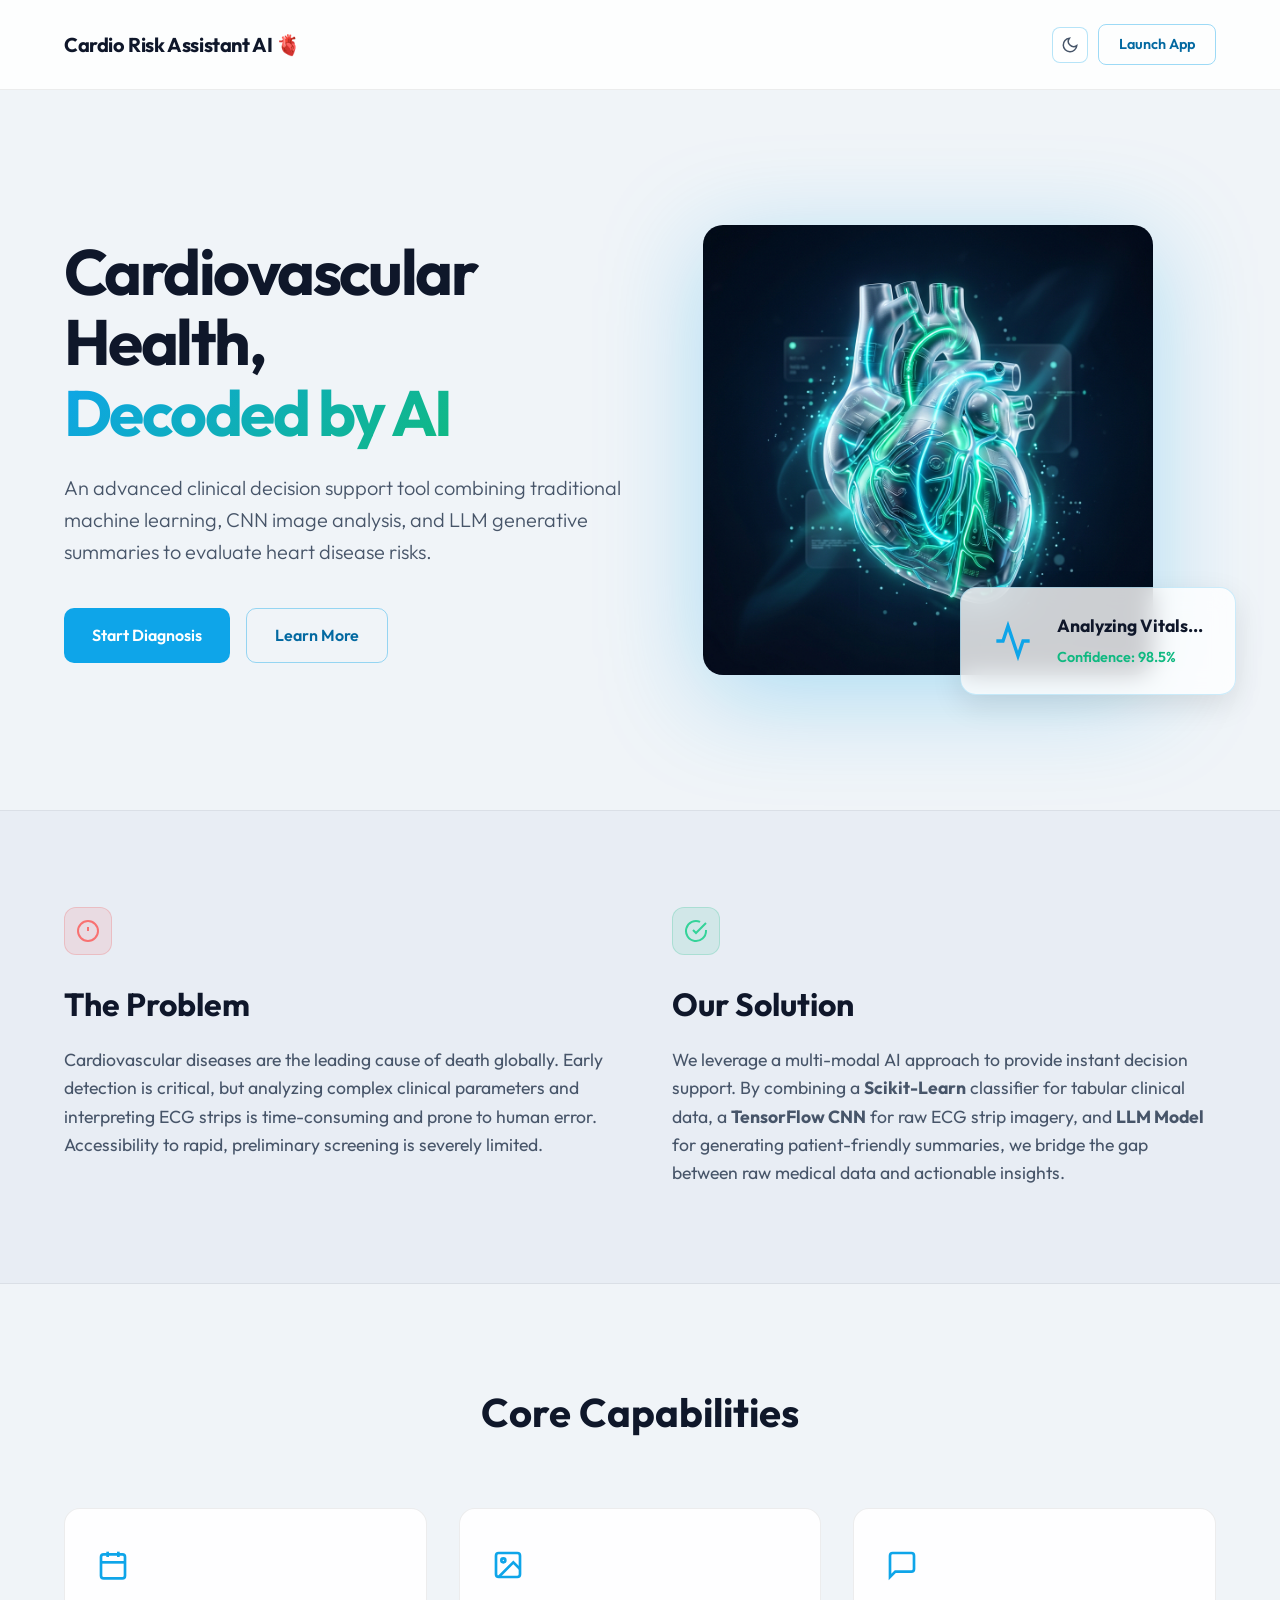
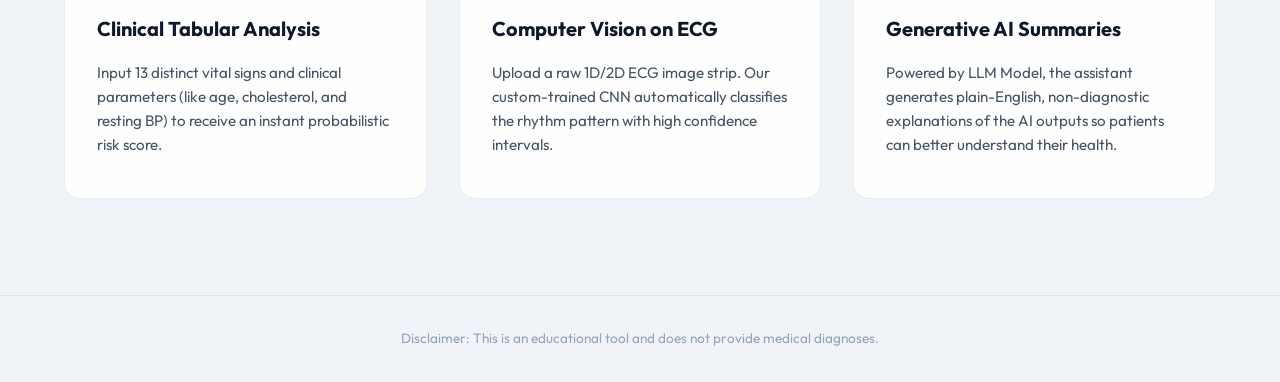
<file: templates/landing.html>
<!DOCTYPE html>
<html lang="en">
<head>
    <meta charset="UTF-8">
    <meta name="viewport" content="width=device-width, initial-scale=1.0">
    <title>Cardio Risk Assistant AI- Welcome</title>
    <link href="https://fonts.googleapis.com/css2?family=Outfit:wght@300;400;600;700&display=swap" rel="stylesheet">
    <link rel="stylesheet" href="/static/landing.css">
    <!-- Prevent flash of wrong theme -->
    <script>(function(){var t=localStorage.getItem('cardio-theme')||(window.matchMedia('(prefers-color-scheme: dark)').matches?'dark':'light');document.documentElement.setAttribute('data-theme',t);})();</script>
</head>
<body>
    <nav class="navbar">
        <div class="nav-content">
            <div class="logo">Cardio Risk Assistant AI 🫀</div>
            <div class="nav-right">
                <button id="theme-toggle" class="theme-toggle" aria-label="Toggle theme">
                    <svg class="icon-sun" viewBox="0 0 24 24" fill="none" stroke="currentColor" stroke-width="2" style="display:none"><circle cx="12" cy="12" r="5"/><line x1="12" y1="1" x2="12" y2="3"/><line x1="12" y1="21" x2="12" y2="23"/><line x1="4.22" y1="4.22" x2="5.64" y2="5.64"/><line x1="18.36" y1="18.36" x2="19.78" y2="19.78"/><line x1="1" y1="12" x2="3" y2="12"/><line x1="21" y1="12" x2="23" y2="12"/><line x1="4.22" y1="19.78" x2="5.64" y2="18.36"/><line x1="18.36" y1="5.64" x2="19.78" y2="4.22"/></svg>
                    <svg class="icon-moon" viewBox="0 0 24 24" fill="none" stroke="currentColor" stroke-width="2" style="display:none"><path d="M21 12.79A9 9 0 1 1 11.21 3 7 7 0 0 0 21 12.79z"/></svg>
                </button>
                <a href="/app" class="btn outline-glow nav-btn">Launch App</a>
            </div>
        </div>
    </nav>

    <section class="hero">
        <div class="hero-content">
            <h1 class="hero-title">Cardiovascular Health, <br><span class="gradient-text">Decoded by AI</span></h1>
            <p class="hero-subtitle">An advanced clinical decision support tool combining traditional machine learning, CNN image analysis, and LLM generative summaries to evaluate heart disease risks.</p>
            <div class="hero-actions">
                <a href="/app" class="btn primary btn-glow hero-btn">Start Diagnosis</a>
                <a href="#how-it-works" class="btn secondary outline-glow hero-btn">Learn More</a>
            </div>
        </div>
        <div class="hero-visual">
            <div class="glowing-orb"></div>
            <img src="/static/heart.png" alt="Futuristic AI Heart" class="hero-heart-img">
            <div class="floating-card overlay-card">
                <svg viewBox="0 0 24 24" width="40" height="40" stroke="var(--primary)" stroke-width="2" fill="none"><path d="M22 12h-4l-3 9L9 3l-3 9H2"></path></svg>
                <div class="card-text">
                    <strong>Analyzing Vitals...</strong>
                    <span>Confidence: 98.5%</span>
                </div>
            </div>
        </div>
    </section>

    <section class="problem-solution" id="how-it-works">
        <div class="container">
            <div class="split-layout">
                <div class="problem">
                    <div class="icon-wrapper error-icon">
                        <svg viewBox="0 0 24 24" width="24" height="24" stroke="currentColor" stroke-width="2" fill="none"><circle cx="12" cy="12" r="10"></circle><line x1="12" y1="8" x2="12" y2="12"></line><line x1="12" y1="16" x2="12.01" y2="16"></line></svg>
                    </div>
                    <h2>The Problem</h2>
                    <p>Cardiovascular diseases are the leading cause of death globally. Early detection is critical, but analyzing complex clinical parameters and interpreting ECG strips is time-consuming and prone to human error. Accessibility to rapid, preliminary screening is severely limited.</p>
                </div>
                <div class="solution">
                    <div class="icon-wrapper success-icon">
                        <svg viewBox="0 0 24 24" width="24" height="24" stroke="currentColor" stroke-width="2" fill="none"><path d="M22 11.08V12a10 10 0 1 1-5.93-9.14"></path><polyline points="22 4 12 14.01 9 11.01"></polyline></svg>
                    </div>
                    <h2>Our Solution</h2>
                    <p>We leverage a multi-modal AI approach to provide instant decision support. By combining a <strong>Scikit-Learn</strong> classifier for tabular clinical data, a <strong>TensorFlow CNN</strong> for raw ECG strip imagery, and <strong>LLM Model</strong> for generating patient-friendly summaries, we bridge the gap between raw medical data and actionable insights.</p>
                </div>
            </div>
        </div>
    </section>

    <section class="features">
        <div class="container">
            <h2 class="section-title">Core Capabilities</h2>
            <div class="feature-grid">
                <div class="feature-card">
                    <svg viewBox="0 0 24 24" width="32" height="32" stroke="var(--primary)" stroke-width="2" fill="none"><rect x="3" y="4" width="18" height="18" rx="2" ry="2"></rect><line x1="16" y1="2" x2="16" y2="6"></line><line x1="8" y1="2" x2="8" y2="6"></line><line x1="3" y1="10" x2="21" y2="10"></line></svg>
                    <h3>Clinical Tabular Analysis</h3>
                    <p>Input 13 distinct vital signs and clinical parameters (like age, cholesterol, and resting BP) to receive an instant probabilistic risk score.</p>
                </div>
                <div class="feature-card">
                    <svg viewBox="0 0 24 24" width="32" height="32" stroke="var(--primary)" stroke-width="2" fill="none"><rect x="3" y="3" width="18" height="18" rx="2" ry="2"></rect><circle cx="8.5" cy="8.5" r="1.5"></circle><polyline points="21 15 16 10 5 21"></polyline></svg>
                    <h3>Computer Vision on ECG</h3>
                    <p>Upload a raw 1D/2D ECG image strip. Our custom-trained CNN automatically classifies the rhythm pattern with high confidence intervals.</p>
                </div>
                <div class="feature-card">
                    <svg viewBox="0 0 24 24" width="32" height="32" stroke="var(--primary)" stroke-width="2" fill="none"><path d="M21 15a2 2 0 0 1-2 2H7l-4 4V5a2 2 0 0 1 2-2h14a2 2 0 0 1 2 2z"></path></svg>
                    <h3>Generative AI Summaries</h3>
                    <p>Powered by LLM Model, the assistant generates plain-English, non-diagnostic explanations of the AI outputs so patients can better understand their health.</p>
                </div>
            </div>
        </div>
    </section>

    <footer class="footer">
        <p>Disclaimer: This is an educational tool and does not provide medical diagnoses.</p>
    </footer>
    <script src="/static/theme.js"></script>
</body>
</html>
</file>
<file: static/landing.css>
:root {
    --bg-dark: #070b14;
    --bg-card: rgba(15, 23, 42, 0.4);
    --primary: #0ea5e9;
    --primary-glow: rgba(14, 165, 233, 0.5);
    --secondary: #10b981;
    --text-main: #f8fafc;
    --text-muted: #94a3b8;
    --border: rgba(56, 189, 248, 0.2);
}

* { box-sizing: border-box; margin: 0; padding: 0; }

body {
    font-family: 'Outfit', sans-serif;
    background-color: var(--bg-dark);
    color: var(--text-main);
    line-height: 1.6;
    overflow-x: hidden;
}

.container {
    max-width: 1200px;
    margin: 0 auto;
    padding: 0 1.5rem;
}

/* Nav */
.navbar {
    padding: 1.5rem 0;
    border-bottom: 1px solid rgba(255,255,255,0.05);
    background: rgba(7, 11, 20, 0.8);
    backdrop-filter: blur(10px);
    position: sticky;
    top: 0;
    z-index: 100;
}

.nav-content {
    max-width: 1200px;
    margin: 0 auto;
    padding: 0 1.5rem;
    display: flex;
    justify-content: space-between;
    align-items: center;
}

.logo {
    font-size: 1.25rem;
    font-weight: 700;
    letter-spacing: -0.02em;
}

/* Buttons */
.btn {
    display: inline-flex; justify-content: center; align-items: center; gap: 0.5rem;
    padding: 0.85rem 1.75rem; border: none; border-radius: 10px;
    font-size: 1rem; font-weight: 600; font-family: inherit;
    cursor: pointer; transition: all 0.3s ease; text-decoration: none;
}
.btn.primary { background: var(--primary); color: #fff; }
.btn-glow:hover { box-shadow: 0 0 25px var(--primary-glow); transform: translateY(-2px); }
.btn.secondary { background: rgba(255, 255, 255, 0.1); color: #fff; }
.btn.outline-glow { border: 1px solid rgba(255,255,255,0.2); background: transparent; color: #fff; }
.btn.outline-glow:hover { background: rgba(255,255,255,0.1); border-color: rgba(255,255,255,0.4); }
.nav-btn { padding: 0.5rem 1.25rem; font-size: 0.9rem; border-radius: 8px; }

/* Hero */
.hero {
    display: flex;
    align-items: center;
    justify-content: space-between;
    padding: 8rem 1.5rem;
    max-width: 1200px;
    margin: 0 auto;
    min-height: 80vh;
    position: relative;
}

.hero-content {
    flex: 1;
    max-width: 600px;
    z-index: 10;
}

.hero-title {
    font-size: 4rem;
    font-weight: 700;
    line-height: 1.1;
    margin-bottom: 1.5rem;
    letter-spacing: -0.04em;
}

.gradient-text {
    background: linear-gradient(135deg, #0ea5e9 0%, #10b981 100%);
    -webkit-background-clip: text;
    background-clip: text;
    -webkit-text-fill-color: transparent;
    color: transparent;
}

.hero-subtitle {
    font-size: 1.25rem;
    color: var(--text-muted);
    margin-bottom: 2.5rem;
    font-weight: 300;
}

.hero-actions { display: flex; gap: 1rem; }

.hero-visual {
    flex: 1;
    display: flex;
    justify-content: center;
    align-items: center;
    position: relative;
}

.glowing-orb {
    width: 300px; height: 300px;
    background: radial-gradient(circle, rgba(14, 165, 233, 0.4) 0%, transparent 70%);
    border-radius: 50%;
    position: absolute;
    filter: blur(40px);
    animation: pulse 4s ease-in-out infinite alternate;
}

@keyframes pulse {
    0% { transform: scale(1); opacity: 0.8; }
    100% { transform: scale(1.2); opacity: 1; }
}

.hero-heart-img {
    max-width: 450px;
    width: 100%;
    height: auto;
    border-radius: 20px;
    z-index: 2;
    position: relative;
    animation: float 8s ease-in-out infinite;
    filter: drop-shadow(0 20px 50px rgba(14, 165, 233, 0.3));
}

.floating-card {
    background: rgba(15, 23, 42, 0.6);
    backdrop-filter: blur(12px);
    border: 1px solid var(--border);
    padding: 1.5rem 2rem;
    border-radius: 16px;
    display: flex;
    align-items: center;
    gap: 1.5rem;
    box-shadow: 0 20px 50px rgba(0,0,0,0.5);
    z-index: 3;
}

.overlay-card {
    position: absolute;
    bottom: -20px;
    right: -20px;
    animation: float 6s ease-in-out infinite reverse;
}

@keyframes float {
    0% { transform: translateY(0px); }
    50% { transform: translateY(-20px); }
    100% { transform: translateY(0px); }
}

.card-text strong { display: block; font-size: 1.1rem; margin-bottom: 0.25rem; }
.card-text span { color: var(--secondary); font-size: 0.9rem; font-weight: 600; }

/* Problem & Solution */
.problem-solution { padding: 6rem 0; background: #0a0f1c; border-top: 1px solid rgba(255,255,255,0.05); border-bottom: 1px solid rgba(255,255,255,0.05); }

.split-layout {
    display: grid;
    grid-template-columns: 1fr 1fr;
    gap: 4rem;
}

.icon-wrapper {
    width: 48px; height: 48px; border-radius: 12px; display: flex; justify-content: center; align-items: center; margin-bottom: 1.5rem;
}
.error-icon { background: rgba(239, 68, 68, 0.1); color: #f87171; border: 1px solid rgba(239, 68, 68, 0.2); }
.success-icon { background: rgba(16, 185, 129, 0.1); color: #34d399; border: 1px solid rgba(16, 185, 129, 0.2); }

.problem h2, .solution h2 { font-size: 2rem; margin-bottom: 1rem; }
.problem p, .solution p { color: var(--text-muted); font-size: 1.1rem; }

/* Features */
.features { padding: 6rem 0; }
.section-title { text-align: center; font-size: 2.5rem; margin-bottom: 4rem; }

.feature-grid {
    display: grid; grid-template-columns: repeat(3, 1fr); gap: 2rem;
}

.feature-card {
    background: var(--bg-card);
    border: 1px solid rgba(255,255,255,0.05);
    padding: 2.5rem 2rem;
    border-radius: 16px;
    transition: transform 0.3s, box-shadow 0.3s, border-color 0.3s;
}

.feature-card:hover {
    transform: translateY(-5px);
    box-shadow: 0 10px 30px rgba(0,0,0,0.3);
    border-color: rgba(14, 165, 233, 0.3);
}

.feature-card svg { margin-bottom: 1.5rem; }
.feature-card h3 { font-size: 1.25rem; margin-bottom: 1rem; }
.feature-card p { color: var(--text-muted); font-size: 0.95rem; }

/* Footer */
.footer { padding: 2rem; text-align: center; border-top: 1px solid rgba(255,255,255,0.05); color: var(--text-muted); font-size: 0.85rem; }

/* ── Responsive ─────────────────────────────────────── */

/* Tablet (≤ 900px) */
@media (max-width: 900px) {
    .hero { flex-direction: column; text-align: center; padding: 5rem 1.5rem 4rem; min-height: auto; }
    .hero-title { font-size: 3rem; }
    .hero-actions { justify-content: center; flex-wrap: wrap; }
    .hero-visual { margin-top: 3rem; width: 100%; }
    .hero-heart-img { max-width: 340px; }
    .overlay-card { right: 0; bottom: -10px; }

    .split-layout { grid-template-columns: 1fr; gap: 2rem; }
    .feature-grid { grid-template-columns: 1fr 1fr; }
}

/* Mobile (≤ 640px) */
@media (max-width: 640px) {
    body { background-attachment: scroll; }

    .nav-content { padding: 0 1rem; }
    .logo { font-size: 1rem; }
    .nav-btn { padding: 0.4rem 0.85rem; font-size: 0.82rem; }

    .hero { padding: 3.5rem 1rem 3rem; gap: 2rem; }
    .hero-title { font-size: 2.1rem; letter-spacing: -0.03em; }
    .hero-subtitle { font-size: 1rem; margin-bottom: 1.75rem; }
    .hero-actions { flex-direction: column; align-items: center; gap: 0.75rem; }
    .hero-actions .btn { width: 100%; max-width: 320px; }
    .hero-visual { margin-top: 0; }
    .hero-heart-img { max-width: 260px; }
    .overlay-card { display: none; } /* hide float card on small screens */

    .problem-solution { padding: 3.5rem 0; }
    .problem h2, .solution h2 { font-size: 1.5rem; }
    .problem p, .solution p { font-size: 0.95rem; }

    .features { padding: 3.5rem 0; }
    .section-title { font-size: 1.75rem; margin-bottom: 2rem; }
    .feature-grid { grid-template-columns: 1fr; gap: 1.25rem; }
    .feature-card { padding: 1.75rem 1.25rem; }
}

/* ── Theme toggle button (inline in navbar) ─────────────────── */
.nav-right {
    display: flex;
    align-items: center;
    gap: 0.6rem;
}

.theme-toggle {
    width: 36px;
    height: 36px;
    border-radius: 8px;
    border: 1px solid var(--border);
    background: rgba(255, 255, 255, 0.06);
    backdrop-filter: blur(8px);
    -webkit-backdrop-filter: blur(8px);
    cursor: pointer;
    display: flex;
    align-items: center;
    justify-content: center;
    transition: all 0.25s ease;
    color: var(--text-muted);
    padding: 0;
    flex-shrink: 0;
}
.theme-toggle:hover {
    border-color: var(--primary);
    color: var(--primary);
    background: rgba(14, 165, 233, 0.1);
    transform: rotate(15deg) scale(1.05);
}
.theme-toggle svg { width: 18px; height: 18px; flex-shrink: 0; }

/* ── Light theme ──────────────────────────────────────────────── */
html[data-theme="light"] {
    --bg-dark:   #f0f4f8;
    --bg-card:   rgba(255, 255, 255, 0.85);
    --text-main: #0f172a;
    --text-muted: #64748b;
    --border:    rgba(14, 165, 233, 0.22);
}

html[data-theme="light"] body {
    background-color: #f0f4f8;
    background-image: none;
}

html[data-theme="light"] .navbar {
    background: rgba(255, 255, 255, 0.85);
    border-bottom-color: rgba(0,0,0,0.07);
}
html[data-theme="light"] .logo  { color: #0f172a; }

html[data-theme="light"] .btn.outline-glow {
    border-color: rgba(14, 165, 233, 0.4);
    color: #0369a1;
}
html[data-theme="light"] .btn.outline-glow:hover {
    background: rgba(14, 165, 233, 0.08);
    border-color: var(--primary);
}

html[data-theme="light"] .hero-title        { color: #0f172a; }
html[data-theme="light"] .hero-subtitle     { color: #475569; }

html[data-theme="light"] .problem-solution  {
    background: #e8edf4;
    border-color: rgba(0,0,0,0.06);
}
html[data-theme="light"] .problem h2,
html[data-theme="light"] .solution h2       { color: #0f172a; }
html[data-theme="light"] .problem p,
html[data-theme="light"] .solution p        { color: #475569; }

html[data-theme="light"] .section-title     { color: #0f172a; }
html[data-theme="light"] .feature-card {
    background: rgba(255, 255, 255, 0.9);
    border-color: rgba(0,0,0,0.07);
}
html[data-theme="light"] .feature-card:hover {
    border-color: rgba(14, 165, 233, 0.35);
    box-shadow: 0 8px 24px rgba(0,0,0,0.1);
}
html[data-theme="light"] .feature-card h3  { color: #0f172a; }
html[data-theme="light"] .feature-card p   { color: #475569; }

html[data-theme="light"] .floating-card {
    background: rgba(255,255,255,0.8);
    border-color: rgba(14,165,233,0.2);
    box-shadow: 0 10px 30px rgba(0,0,0,0.1);
}
html[data-theme="light"] .card-text strong { color: #0f172a; }

html[data-theme="light"] .footer { color: #94a3b8; border-top-color: rgba(0,0,0,0.07); }

html[data-theme="light"] .theme-toggle {
    background: rgba(255,255,255,0.5);
    border-color: rgba(14,165,233,0.3);
    color: #475569;
}
</file>
